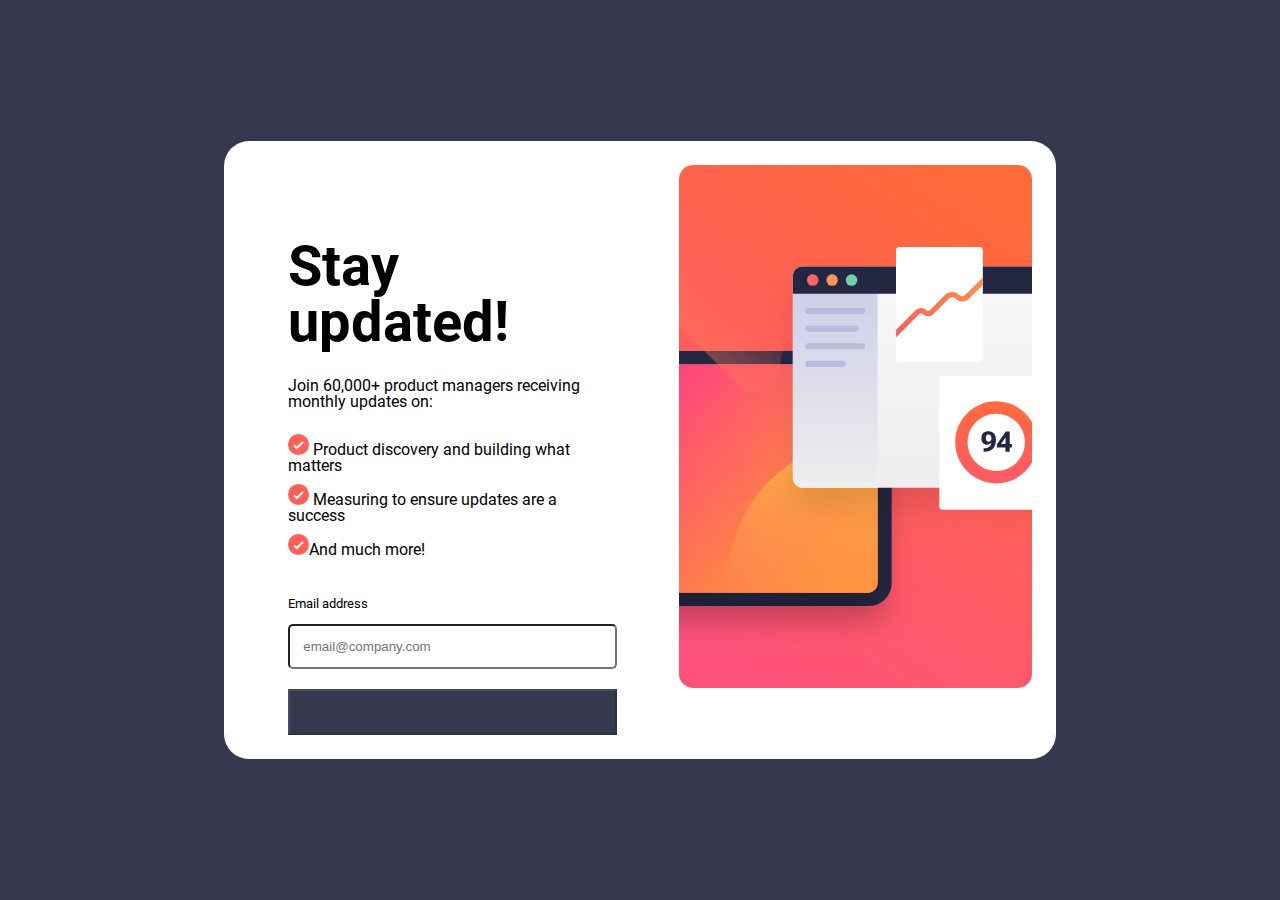
<file: index.html>
<!DOCTYPE html>
<html lang="en">
<head>
  <meta charset="UTF-8">
  <meta name="viewport" content="width=device-width, initial-scale=1.0"> <!-- displays site properly based on user's device -->

  <link rel="icon" type="image/png" sizes="32x32" href="./assets/images/favicon-32x32.png">
  
  <title>Frontend Mentor | Newsletter sign-up form with success message</title>

 
  <link rel="stylesheet" href="style.css">
</head>
<body>
<div class="newsLetter container">
  
  <div class="newLetter__content">
    <h1 class="content__title">Stay updated!</h1>
    <p class="content__description">
      Join 60,000+ product managers receiving monthly updates on:
    </p>
    <ul class="content_list">
      <li class="content_list__item"><img src="./assets/images/icon-list.svg" alt=""> Product discovery and building what matters</li>
      <li class="content_list__item"><img src="./assets/images/icon-list.svg" alt=""> Measuring to ensure updates are a success</li>
      <li class="content_list__item"><img src="./assets/images/icon-list.svg" alt="">And much more!</li>
    </ul>
    <div class="content__emailForm">
      <div class="emailFrom_title">
        <label for="email" class="emailLabel">Email address</label>
        <span class="error_message error_message_hidden" >Valid email required</span>
      </div>
      
      <input type="text" id="email" class="email" placeholder="email@company.com">
      <button class="form_btn init_btn" disabled>
        Subscribe to monthly newsletter
      </button>

    </div>
  </div>
  <div class="newsLetter__image">
    <img src="./assets/images/illustration-sign-up-desktop.svg" alt="">
  </div>

</div>
<script src="main.js"></script>
</body>
</html>
</file>
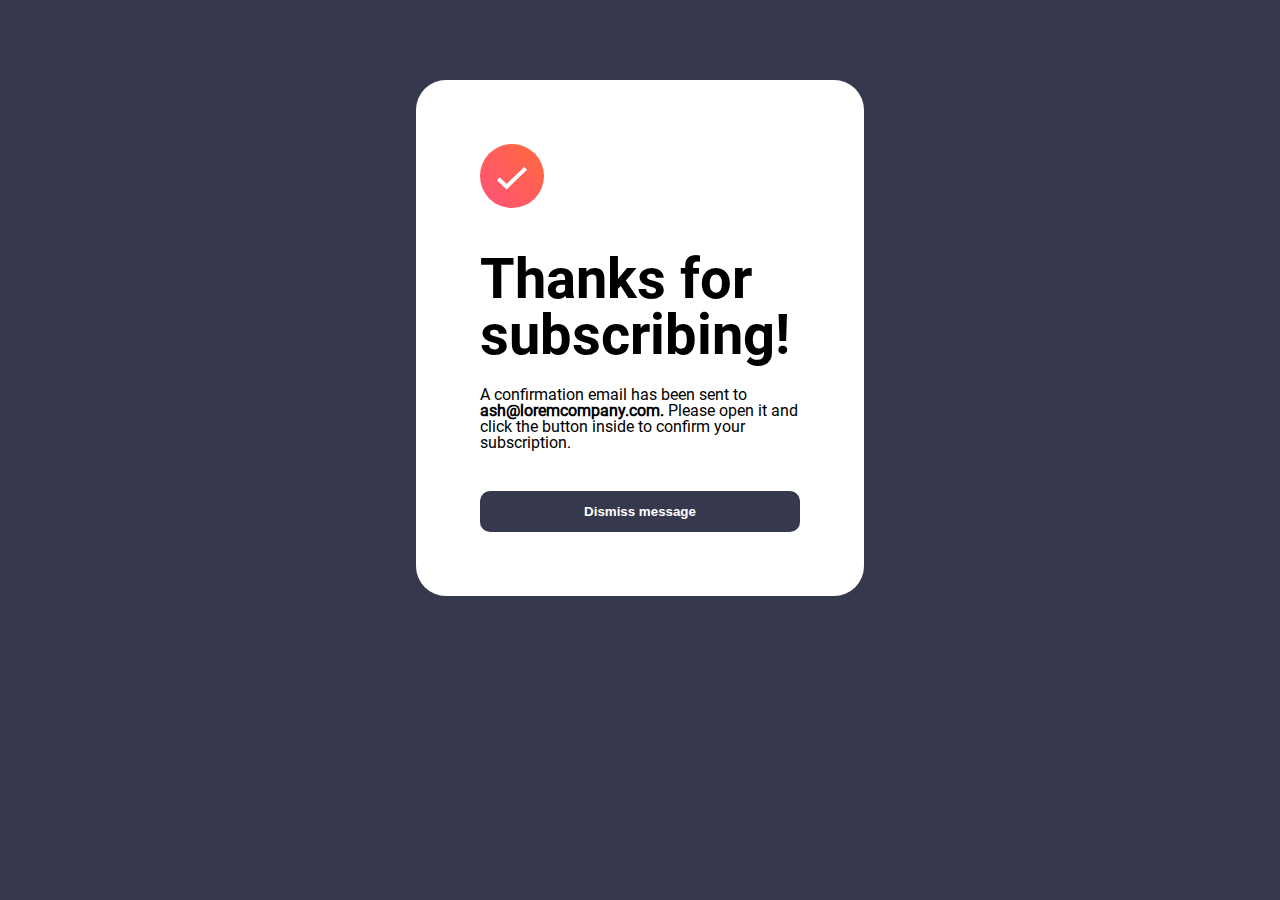
<file: successPage.html>
<!DOCTYPE html>
<html lang="en">
<head>
    <meta charset="UTF-8">
    <meta name="viewport" content="width=device-width, initial-scale=1.0">
    <title>Document</title>
    <link rel="stylesheet" href="styleSuccess.css">
</head>
<body>
    <div class="successBlock">
        <img class="success_icon" src="./assets/images/icon-success.svg" alt="">
        <h1 class="successBlock__title">Thanks for subscribing!</h1>
        <p class="successBlock__text">A confirmation email has been sent to <strong>ash@loremcompany.com.</strong> 
            Please open it and click the button inside to confirm your subscription.
          </p>
          <button class="btn__dimiss">Dismiss message</button>
    </div>
    <script src="./successPage.js"></script>
</body>
</html>
</file>
<file: style.css>
/* || css reset */

html, body, div, span, applet, object, iframe,
h1, h2, h3, h4, h5, h6, p, blockquote, pre,
a, abbr, acronym, address, big, cite, code,
del, dfn, em, img, ins, kbd, q, s, samp,
small, strike, strong, sub, sup, tt, var,
b, u, i, center,
dl, dt, dd, ol, ul, li,
fieldset, form, label, legend,
table, caption, tbody, tfoot, thead, tr, th, td,
article, aside, canvas, details, embed, 
figure, figcaption, footer, header, hgroup, 
menu, nav, output, ruby, section, summary,
time, mark, audio, video {
	margin: 0;
	padding: 0;
	border: 0;
	font-size: 100%;
	font: inherit;
	vertical-align: baseline;
}
/* HTML5 display-role reset for older browsers */
article, aside, details, figcaption, figure, 
footer, header, hgroup, menu, nav, section {
	display: block;
}
body {
	line-height: 1;
}
ol, ul {
	list-style: none;
}
blockquote, q {
	quotes: none;
}
blockquote:before, blockquote:after,
q:before, q:after {
	content: '';
	content: none;
}
table {
	border-collapse: collapse;
	border-spacing: 0;
}
* {
    box-sizing: border-box;
  }


/* || Typography */
@font-face {
    font-family: 'RobotoBold';
    src: url('./assets/fonts/Roboto-Bold.ttf') format('truetype');
  }
@font-face {
    font-family: 'RobotoRegular';
    src:   url('./assets/fonts/Roboto-Regular.ttf') format('truetype');
  }
html {
    font-family: 'RobotoRegular';
    background-color: 	#36384e;       
}
h1{
    font-size: 3.5rem;
    font-family: 'RobotoBold';
}

.newsLetter{
    background-color: 	#ffffff;
    
    padding: 1.5rem;
    border-radius: 25px; 
   
}

/* || emailForm */
.emailFrom_title{
    font-size: 0.8rem;
}


.form_btn{
    font-weight: 700;
}
/* || layout */
body{
    height: 100vh;
    display: flex;
    justify-content: center;
    align-items: center;
}

.container{
    width: 65%;
    max-width: 928px;
    margin:  0 auto;
}
.newsLetter{
    display:flex;
    justify-content: space-between;
     
}

/* || newLetter__content */

.newLetter__content{
    width:42%;
    margin-left: 2.5rem;
    margin-top: 4.56rem;
   
}

.content__title{
    margin-bottom: 0.5em;
}
.content__description{
    margin-bottom: 1.5em;
}

.content_list{
    margin-bottom: 2.5em;
}

.content_list__item{
    margin-bottom: 0.625em;
}



/* || newsLetter__image */
.newsLetter__image{
    width:45%;
   
}
.newsLetter__image  img{
    max-width:100%;
   
}

/* || emailForm */
.emailFrom_title{    
    margin-bottom: 1em;
    display: flex;
    justify-content: space-between;
}
#email{
    display:block;
    width:100%;
    padding:1em;
    border-radius: 5px;
    margin-bottom: 1.5em;
}
.form_btn{
    display:block;
    text-align: center;
    width:100%;
    padding: 1em 0.5em;
}


/*----input 報錯----*/
.email_error{
    border:1px solid #ff6257;
    background-color: #FFC0CB; 
    color:#ff6257;    
}

.error_message{    
    color:#ff6257;    
}
.error_message_hidden{
    display: none;    
}


/*---btn state -----*/
.init_btn{
    background-color: 	#36384e;
    color:	#36384e;
}
.sucessBtn{
    background-color:	#ff6257;
    color: #fff;
    border: #ff6257;
}
.errorBtn{
    background-color: 	#36384e;
   color:white;
}

@media(max-width: 400px){
/* || layout */
.container{
    width:95%;
    margin:  0 auto;
}
.newsLetter{
    flex-direction: column;   
}
.newLetter__content{
    width:100%;
    margin: 0; /*--清除設定好的margin*/   
}
.newsLetter__image{
    width:100%;
    order: -1;   
}

/* || newsLetter__image */
.newsLetter__image{
    margin-bottom: 2.5rem;
}

}
</file>
<file: styleSuccess.css>
/* || css reset */

html, body, div, span, applet, object, iframe,
h1, h2, h3, h4, h5, h6, p, blockquote, pre,
a, abbr, acronym, address, big, cite, code,
del, dfn, em, img, ins, kbd, q, s, samp,
small, strike, strong, sub, sup, tt, var,
b, u, i, center,
dl, dt, dd, ol, ul, li,
fieldset, form, label, legend,
table, caption, tbody, tfoot, thead, tr, th, td,
article, aside, canvas, details, embed, 
figure, figcaption, footer, header, hgroup, 
menu, nav, output, ruby, section, summary,
time, mark, audio, video {
	margin: 0;
	padding: 0;
	border: 0;
	font-size: 100%;
	font: inherit;
	vertical-align: baseline;
}
/* HTML5 display-role reset for older browsers */
article, aside, details, figcaption, figure, 
footer, header, hgroup, menu, nav, section {
	display: block;
}
body {
	line-height: 1;
}
ol, ul {
	list-style: none;
}
blockquote, q {
	quotes: none;
}
blockquote:before, blockquote:after,
q:before, q:after {
	content: '';
	content: none;
}
table {
	border-collapse: collapse;
	border-spacing: 0;
}
* {
    box-sizing: border-box;
  }


/* || Typography */
@font-face {
    font-family: 'RobotoBold';
    src: url('./assets/fonts/Roboto-Bold.ttf') format('truetype');
  }
@font-face {
    font-family: 'RobotoRegular';
    src:   url('./assets/fonts/Roboto-Regular.ttf') format('truetype');
  }
html {
    font-family: 'RobotoRegular';
    background-color: 	#36384e;
  
    
}
h1{
    font-size: 3.5rem;
    font-family: 'RobotoBold';
}

.successBlock{
    background-color: white;
    width:35%;
    margin: 0 auto;
    margin-top: 5em;
    padding: 4em;
    border-radius: 30px;
}

.success_icon{
    margin-bottom: 2.5em;
}


.successBlock__title{
    margin-bottom: 0.42em;
}
.successBlock__text{
    margin-bottom: 2.5em;
}
.successBlock__text strong{
    font-weight: 700;
}

.btn__dimiss{
    display:block;
    text-align: center;
    width:100%;
    padding: 1em 0.5em;
    border-radius: 10px;
    border:0px;
    background-color: 	#36384e;
    color:white;
    font-weight: 700;
}

.btn_mouseOn{
    background-color:	#ff6257;
    color: #fff;
    
}

@media(max-width: 375px){
    /*mobile [<375px]*/
/* || Typography */
.successBlock{
    width:100%;
    padding: 1.5em;
    margin-top: 0;
    height: 100vh;
    border-radius: 0;
    padding-top: 8em;
}
.successBlock__text{
    margin-bottom: 7em;
}
}
</file>
